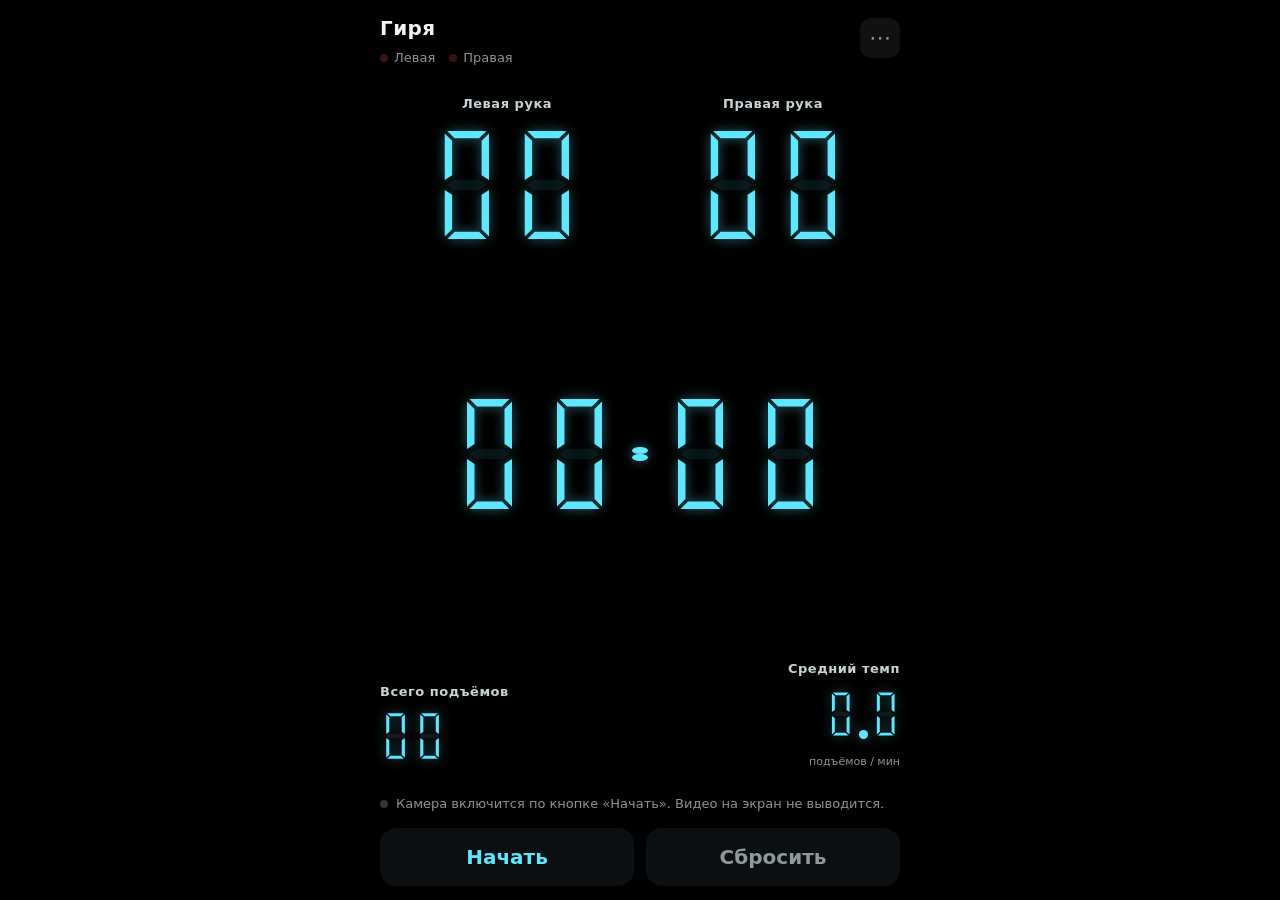
<file: index.html>
<!doctype html>
<html lang="ru">
<head>
  <meta charset="utf-8" />
  <meta name="viewport" content="width=device-width, initial-scale=1, viewport-fit=cover" />
  <meta name="theme-color" content="#050607" />
  <meta name="description" content="Таймер и дневник тренировок по рывку, толчку и длинному циклу. Камера сама определяет упражнение и считает подъёмы. Работает без интернета." />
  <meta name="application-name" content="Гиря" />
  <meta name="apple-mobile-web-app-capable" content="yes" />
  <meta name="mobile-web-app-capable" content="yes" />
  <meta name="apple-mobile-web-app-status-bar-style" content="black-translucent" />
  <meta name="apple-mobile-web-app-title" content="Гиря" />
  <link rel="manifest" href="./manifest.webmanifest" />
  <link rel="icon" href="./favicon.svg" type="image/svg+xml" />
  <link rel="icon" href="./icons/icon-192.png" sizes="192x192" type="image/png" />
  <link rel="apple-touch-icon" href="./icons/icon-192.png" />
  <title>Гиря — трекер гиревого спорта</title>
  <script type="module" crossorigin src="./assets/index-ChROVmdm.js"></script>
  <link rel="stylesheet" crossorigin href="./assets/index-DUkDDdz0.css">
</head>
<body>
  <div id="root"></div>
</body>
</html>
</file>
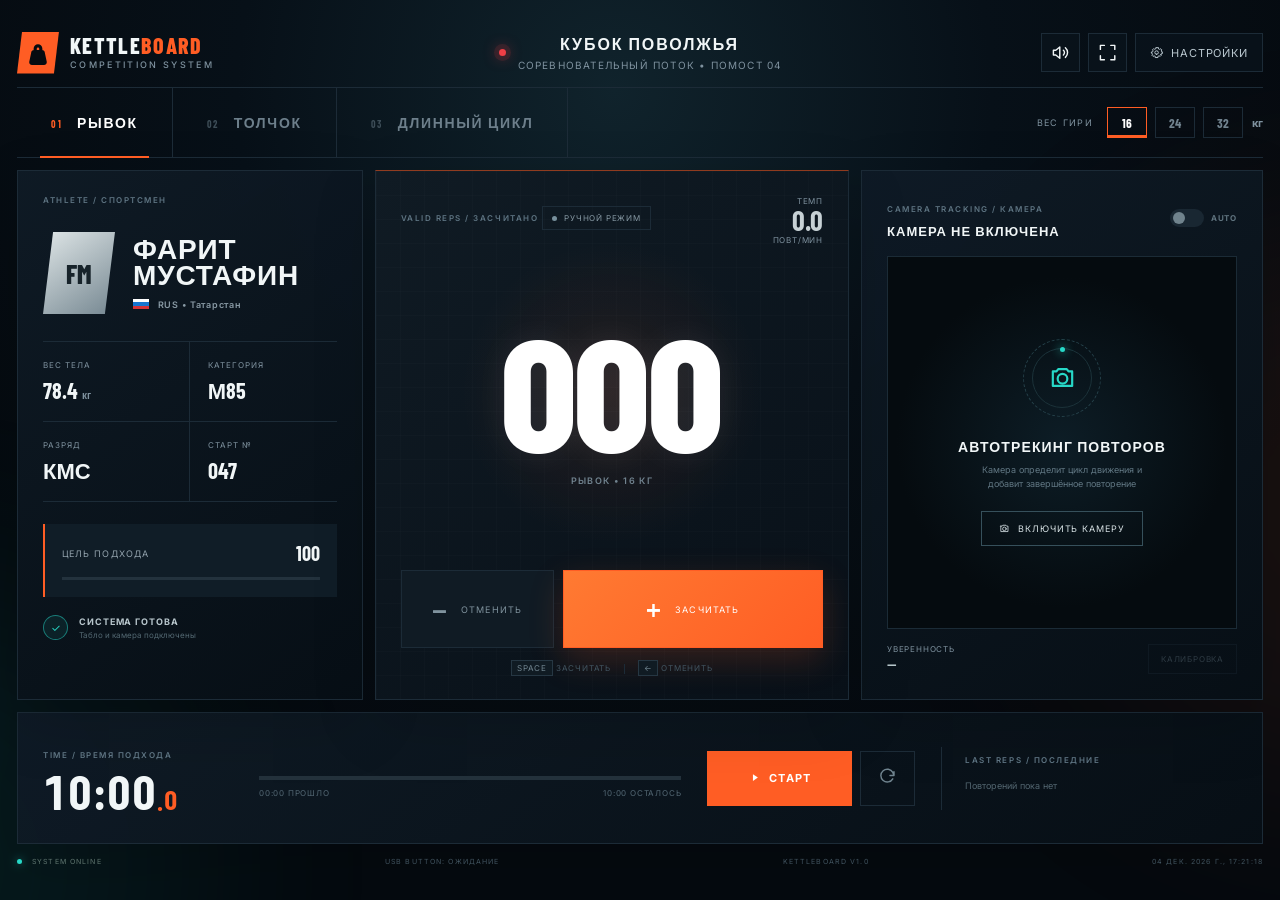
<file: scoreboard/index.html>
<!doctype html>
<html lang="ru">
  <head>
    <meta charset="UTF-8" />
    <meta name="viewport" content="width=device-width, initial-scale=1.0" />
    <meta name="theme-color" content="#071019" />
    <title>KETTLEBOARD — табло гиревого спорта</title>
    <link rel="stylesheet" href="styles.css" />
  </head>
  <body>
    <div class="ambient ambient-one"></div>
    <div class="ambient ambient-two"></div>

    <main class="app-shell">
      <header class="topbar">
        <div class="brand" aria-label="KETTLEBOARD">
          <div class="brand-mark" aria-hidden="true">
            <svg viewBox="0 0 48 48"><path d="M17 17a7 7 0 0 1 14 0v3h-5v-3a2 2 0 1 0-4 0v3h-5v-3Z"/><path d="M13 24c0-3 2-5 5-5h12c3 0 5 2 5 5l3 14c.5 3-1.5 5-4.5 5h-19C11.5 43 9.5 41 10 38l3-14Z"/></svg>
          </div>
          <div>
            <div class="brand-name">KETTLE<span>BOARD</span></div>
            <div class="brand-sub">Competition system</div>
          </div>
        </div>

        <div class="meet-title">
          <span class="live-dot"></span>
          <div>
            <strong id="meetName">Кубок Поволжья</strong>
            <span>Соревновательный поток • Помост 04</span>
          </div>
        </div>

        <div class="header-actions">
          <button class="icon-button" id="soundButton" title="Звук" aria-label="Включить или выключить звук">
            <svg viewBox="0 0 24 24"><path d="M11 5 6 9H3v6h3l5 4V5Zm4.5 4a4 4 0 0 1 0 6M18 6a8 8 0 0 1 0 12"/></svg>
          </button>
          <button class="icon-button" id="fullscreenButton" title="На весь экран" aria-label="Полноэкранный режим">
            <svg viewBox="0 0 24 24"><path d="M8 3H3v5M16 3h5v5M8 21H3v-5M16 21h5v-5"/></svg>
          </button>
          <button class="outline-button" id="settingsButton">
            <svg viewBox="0 0 24 24"><path d="M12 15.2a3.2 3.2 0 1 0 0-6.4 3.2 3.2 0 0 0 0 6.4Z"/><path d="m19.4 15 .1.1 1 1.8-2 2-1.8-1-.1-.1a8 8 0 0 1-2.1.9V21h-5v-2.3a8 8 0 0 1-2.1-.9l-.1.1-1.8 1-2-2 1-1.8.1-.1a8 8 0 0 1-.9-2.1H2.5v-2h2.2a8 8 0 0 1 .9-2.1l-.1-.1-1-1.8 2-2 1.8 1 .1.1a8 8 0 0 1 2.1-.9V3h5v2.3a8 8 0 0 1 2.1.9l.1-.1 1.8-1 2 2-1 1.8-.1.1a8 8 0 0 1 .9 2.1h2.2v2h-2.2a8 8 0 0 1-.9 2.1Z"/></svg>
            Настройки
          </button>
        </div>
      </header>

      <section class="discipline-bar" aria-label="Выбор упражнения">
        <button class="discipline active" data-discipline="Рывок"><span>01</span> Рывок</button>
        <button class="discipline" data-discipline="Толчок"><span>02</span> Толчок</button>
        <button class="discipline" data-discipline="Длинный цикл"><span>03</span> Длинный цикл</button>
        <div class="weight-selector">
          <span>Вес гири</span>
          <button class="weight active" data-weight="16">16</button>
          <button class="weight" data-weight="24">24</button>
          <button class="weight" data-weight="32">32</button>
          <strong>кг</strong>
        </div>
      </section>

      <section class="dashboard">
        <article class="athlete-card panel">
          <div class="section-label">ATHLETE / СПОРТСМЕН</div>
          <div class="athlete-head">
            <div class="avatar">FM</div>
            <div>
              <h1 id="athleteName">Фарит<br />Мустафин</h1>
              <div class="country"><span class="flag"></span> RUS • Татарстан</div>
            </div>
          </div>

          <div class="athlete-stats">
            <div><span>Вес тела</span><strong>78.4 <small>кг</small></strong></div>
            <div><span>Категория</span><strong>М85</strong></div>
            <div><span>Разряд</span><strong>КМС</strong></div>
            <div><span>Старт №</span><strong>047</strong></div>
          </div>

          <div class="target-box">
            <div class="target-copy"><span>Цель подхода</span><strong id="targetValue">100</strong></div>
            <div class="target-progress"><i id="targetProgress"></i></div>
          </div>

          <div class="judge-status">
            <span class="status-icon">✓</span>
            <div><strong>Система готова</strong><small>Табло и камера подключены</small></div>
          </div>
        </article>

        <article class="score-card panel">
          <div class="score-topline">
            <div>
              <span class="section-label">VALID REPS / ЗАСЧИТАНО</span>
              <div class="mode-badge" id="modeBadge"><span></span> Ручной режим</div>
            </div>
            <div class="pace"><span>Темп</span><strong id="paceValue">0.0</strong><small>повт/мин</small></div>
          </div>

          <div class="score-wrap">
            <div class="score-number" id="scoreNumber" aria-live="polite">000</div>
            <div class="score-caption"><span id="disciplineLabel">Рывок</span> • <span id="weightLabel">16 кг</span></div>
          </div>

          <div class="manual-controls">
            <button class="count-button minus" id="minusButton" aria-label="Убавить повторение"><span>−</span><small>Отменить</small></button>
            <button class="count-button plus" id="plusButton" aria-label="Добавить повторение"><span>+</span><small>Засчитать</small></button>
          </div>
          <div class="key-hint"><kbd>Space</kbd> засчитать <span></span> <kbd>←</kbd> отменить</div>
        </article>

        <article class="camera-card panel">
          <div class="camera-header">
            <div>
              <span class="section-label">CAMERA TRACKING / КАМЕРА</span>
              <strong id="cameraTitle">Камера не включена</strong>
            </div>
            <label class="switch">
              <input type="checkbox" id="autoToggle" />
              <span></span>
              AUTO
            </label>
          </div>

          <div class="camera-viewport" id="cameraViewport">
            <video id="cameraVideo" muted playsinline></video>
            <canvas id="trackingCanvas"></canvas>
            <div class="camera-placeholder" id="cameraPlaceholder">
              <div class="camera-orbit"><span></span><svg viewBox="0 0 24 24"><path d="M4 7h3l1.5-2h7L17 7h3v12H4V7Z"/><circle cx="12" cy="13" r="4"/></svg></div>
              <strong>Автотрекинг повторов</strong>
              <span>Камера определит цикл движения и<br />добавит завершённое повторение</span>
              <button id="enableCameraButton"><svg viewBox="0 0 24 24"><path d="M4 7h3l1.5-2h7L17 7h3v12H4V7Z"/><circle cx="12" cy="13" r="4"/></svg> Включить камеру</button>
            </div>
            <div class="tracking-overlay" id="trackingOverlay">
              <div class="corner tl"></div><div class="corner tr"></div><div class="corner bl"></div><div class="corner br"></div>
              <div class="tracking-pill"><span></span> TRACKING</div>
              <div class="motion-meter"><i id="motionBar"></i></div>
            </div>
          </div>

          <div class="camera-footer">
            <div class="confidence"><span>Уверенность</span><strong id="confidenceValue">—</strong></div>
            <button class="calibrate-button" id="calibrateButton" disabled>Калибровка</button>
          </div>
        </article>
      </section>

      <section class="bottom-strip panel">
        <div class="timer-block">
          <span class="section-label">TIME / ВРЕМЯ ПОДХОДА</span>
          <div class="timer" id="timerDisplay">10:00<span>.0</span></div>
        </div>
        <div class="timer-progress"><i id="timerProgress"></i><span id="elapsedLabel">00:00 прошло</span><span id="remainingLabel">10:00 осталось</span></div>
        <div class="timer-actions">
          <button class="start-button" id="startButton"><svg viewBox="0 0 24 24"><path d="m9 6 9 6-9 6V6Z"/></svg><span>Старт</span></button>
          <button class="reset-button" id="resetButton" title="Сбросить"><svg viewBox="0 0 24 24"><path d="M20 7v5h-5M18.5 16a8 8 0 1 1 0-8l1.5 4"/></svg></button>
        </div>
        <div class="rep-log">
          <span class="section-label">LAST REPS / ПОСЛЕДНИЕ</span>
          <div id="repLog"><em>Повторений пока нет</em></div>
        </div>
      </section>

      <footer class="footer">
        <span><i></i> SYSTEM ONLINE</span>
        <span id="controllerStatus">USB BUTTON: ОЖИДАНИЕ</span>
        <span>KETTLEBOARD v1.0</span>
        <span id="clock">—</span>
      </footer>
    </main>

    <dialog id="settingsDialog">
      <form method="dialog">
        <div class="dialog-head"><div><span class="section-label">SESSION SETUP</span><h2>Настройки подхода</h2></div><button value="cancel" aria-label="Закрыть">×</button></div>
        <label>Спортсмен <input id="athleteInput" value="Фарит Мустафин" /></label>
        <div class="field-row">
          <label>Время, мин <input id="durationInput" type="number" min="1" max="60" value="10" /></label>
          <label>Цель, повт. <input id="targetInput" type="number" min="1" max="999" value="100" /></label>
        </div>
        <label>Порог движения <input id="thresholdInput" type="range" min="4" max="35" value="14" /><output id="thresholdOutput">14%</output></label>
        <div class="dialog-note">Автотрекер оценивает изменение кадра. Для лучшего результата установите камеру сбоку и пройдите калибровку.
        </div>
        <button class="save-button" id="saveSettingsButton" value="default">Сохранить настройки</button>
      </form>
    </dialog>

    <div class="toast" id="toast" role="status"></div>
    <script src="app.js"></script>
  </body>
</html>
</file>
<file: scoreboard/styles.css>
@import url('https://fonts.googleapis.com/css2?family=Barlow+Condensed:wght@500;600;700;800&family=Inter:wght@400;500;600;700&display=swap');

:root {
  --bg: #050b10;
  --panel: #0b141d;
  --panel-2: #0e1924;
  --line: #1c2b37;
  --line-bright: #314553;
  --text: #f1f6f7;
  --muted: #7f929f;
  --orange: #ff5d24;
  --orange-2: #ff7a32;
  --cyan: #27d8c7;
  --red: #ef3f46;
  --display: 'Barlow Condensed', 'Arial Narrow', sans-serif;
  --body: Inter, system-ui, sans-serif;
}

* { box-sizing: border-box; }
html { background: var(--bg); }
body { margin: 0; min-width: 320px; min-height: 100vh; color: var(--text); font-family: var(--body); background: radial-gradient(circle at 48% 10%, #10232c 0, #071018 36%, #050a0f 72%); overflow-x: hidden; }
button, input { font: inherit; }
button { color: inherit; }
svg { width: 1.2em; fill: none; stroke: currentColor; stroke-width: 1.8; stroke-linecap: round; stroke-linejoin: round; }

.ambient { position: fixed; width: 36rem; height: 36rem; border-radius: 50%; filter: blur(120px); opacity: .08; pointer-events: none; }
.ambient-one { background: var(--orange); right: -22rem; top: 24%; }
.ambient-two { background: var(--cyan); left: -24rem; bottom: -16rem; }

.app-shell { width: min(1860px, calc(100% - 34px)); margin: 0 auto; padding: 18px 0 12px; position: relative; }
.topbar { height: 70px; display: grid; grid-template-columns: 1fr auto 1fr; align-items: center; border-bottom: 1px solid var(--line); }
.brand { display: flex; align-items: center; gap: 11px; }
.brand-mark { display: grid; place-items: center; width: 42px; height: 42px; color: #050b10; background: var(--orange); clip-path: polygon(12% 0, 100% 0, 88% 100%, 0 100%); }
.brand-mark svg { width: 30px; fill: currentColor; stroke: none; }
.brand-name { font: 800 22px/1 var(--display); letter-spacing: .06em; }
.brand-name span { color: var(--orange); }
.brand-sub { color: var(--muted); font: 500 9px/1.4 var(--body); text-transform: uppercase; letter-spacing: .26em; margin-top: 3px; }
.meet-title { justify-self: center; display: flex; align-items: center; gap: 12px; text-align: center; }
.meet-title strong { display: block; font: 700 16px/1.2 var(--display); text-transform: uppercase; letter-spacing: .12em; }
.meet-title span:not(.live-dot) { display: block; color: var(--muted); font-size: 10px; margin-top: 5px; text-transform: uppercase; letter-spacing: .12em; }
.live-dot { width: 7px; height: 7px; background: var(--red); border-radius: 50%; box-shadow: 0 0 0 5px rgba(239,63,70,.12), 0 0 15px var(--red); animation: pulse 1.6s infinite; }
.header-actions { justify-self: end; display: flex; gap: 8px; }
.icon-button, .outline-button { height: 39px; border: 1px solid var(--line); background: rgba(11,20,29,.7); cursor: pointer; transition: .2s ease; }
.icon-button { width: 39px; display: grid; place-items: center; }
.outline-button { display: flex; align-items: center; gap: 8px; padding: 0 14px; color: #bac8d0; font-size: 11px; text-transform: uppercase; letter-spacing: .08em; }
.icon-button:hover, .outline-button:hover { border-color: var(--line-bright); background: var(--panel-2); color: white; }

.discipline-bar { min-height: 70px; display: flex; align-items: stretch; border-bottom: 1px solid var(--line); }
.discipline { position: relative; padding: 0 34px; border: 0; border-right: 1px solid var(--line); background: transparent; color: #6d7f8b; cursor: pointer; font: 700 14px var(--display); text-transform: uppercase; letter-spacing: .12em; }
.discipline span { color: #3d4d57; font-size: 10px; margin-right: 10px; }
.discipline::after { content: ''; position: absolute; left: 23px; right: 23px; bottom: -1px; height: 2px; background: var(--orange); transform: scaleX(0); transition: .2s; }
.discipline.active { color: white; }
.discipline.active span { color: var(--orange); }
.discipline.active::after { transform: scaleX(1); }
.weight-selector { margin-left: auto; display: flex; align-items: center; gap: 8px; }
.weight-selector > span { color: var(--muted); font-size: 9px; text-transform: uppercase; letter-spacing: .14em; margin-right: 6px; }
.weight-selector strong { color: var(--muted); font-size: 11px; margin-left: 1px; }
.weight { border: 1px solid var(--line); background: transparent; color: #71838f; width: 40px; height: 31px; font: 700 13px var(--display); cursor: pointer; }
.weight.active { color: white; border-color: var(--orange); box-shadow: inset 0 -2px var(--orange); }

.panel { background: linear-gradient(145deg, rgba(15,27,38,.96), rgba(7,15,22,.97)); border: 1px solid var(--line); box-shadow: 0 22px 60px rgba(0,0,0,.15); }
.dashboard { display: grid; grid-template-columns: minmax(265px, .86fr) minmax(360px, 1.18fr) minmax(330px, 1fr); gap: 12px; padding: 12px 0; min-height: 554px; }
.athlete-card, .score-card, .camera-card { padding: 25px; min-width: 0; }
.section-label { color: #5e7482; font: 600 8px/1 var(--body); letter-spacing: .19em; text-transform: uppercase; }

.athlete-head { display: flex; gap: 18px; align-items: center; padding: 28px 0 27px; border-bottom: 1px solid var(--line); }
.avatar { flex: 0 0 72px; height: 82px; display: grid; place-items: center; background: linear-gradient(145deg, #dfe6e7, #758791); color: #17232a; font: 800 26px var(--display); clip-path: polygon(14% 0, 100% 0, 86% 100%, 0 100%); }
.athlete-head h1 { margin: 0 0 11px; font: 700 28px/.92 var(--display); text-transform: uppercase; letter-spacing: .03em; }
.country { color: #899aa5; font: 600 9px var(--body); letter-spacing: .08em; }
.flag { display: inline-block; width: 16px; height: 10px; background: linear-gradient(#fff 0 33.3%, #1675cf 33.3% 66.6%, #d43338 66.6%); margin-right: 6px; vertical-align: -1px; }
.athlete-stats { display: grid; grid-template-columns: 1fr 1fr; }
.athlete-stats div { padding: 18px 12px 16px 0; border-bottom: 1px solid var(--line); }
.athlete-stats div:nth-child(odd) { border-right: 1px solid var(--line); }
.athlete-stats div:nth-child(even) { padding-left: 18px; }
.athlete-stats span { display: block; color: var(--muted); font-size: 8px; text-transform: uppercase; letter-spacing: .12em; margin-bottom: 7px; }
.athlete-stats strong { font: 700 22px var(--display); }
.athlete-stats small { color: var(--muted); font-size: 10px; }
.target-box { margin-top: 22px; padding: 17px; background: #101d27; border-left: 2px solid var(--orange); }
.target-copy { display: flex; justify-content: space-between; align-items: center; }
.target-copy span { color: #94a4ae; font-size: 9px; text-transform: uppercase; letter-spacing: .12em; }
.target-copy strong { font: 700 20px var(--display); }
.target-progress { height: 3px; background: #23323d; margin-top: 12px; overflow: hidden; }
.target-progress i { display: block; width: 0%; height: 100%; background: var(--orange); transition: width .25s; }
.judge-status { display: flex; gap: 11px; align-items: center; margin-top: 18px; }
.status-icon { display: grid; place-items: center; width: 25px; height: 25px; border-radius: 50%; border: 1px solid rgba(39,216,199,.5); color: var(--cyan); font-size: 11px; background: rgba(39,216,199,.08); }
.judge-status strong, .judge-status small { display: block; }
.judge-status strong { color: #b7c5cb; font-size: 9px; text-transform: uppercase; letter-spacing: .1em; }
.judge-status small { color: #536872; font-size: 8px; margin-top: 3px; }

.score-card { display: flex; flex-direction: column; position: relative; overflow: hidden; border-top-color: rgba(255,93,36,.55); background: radial-gradient(circle at 50% 42%, rgba(255,93,36,.1), transparent 39%), linear-gradient(145deg, #101b24, #081018); }
.score-card::before { content: ''; position: absolute; inset: 0; background-image: linear-gradient(rgba(255,255,255,.012) 1px, transparent 1px), linear-gradient(90deg, rgba(255,255,255,.012) 1px, transparent 1px); background-size: 24px 24px; pointer-events: none; }
.score-topline { display: flex; justify-content: space-between; position: relative; z-index: 1; }
.mode-badge { display: inline-flex; align-items: center; gap: 7px; margin-top: 10px; padding: 6px 9px; border: 1px solid var(--line); color: #8799a4; font-size: 8px; text-transform: uppercase; letter-spacing: .1em; }
.mode-badge span { width: 5px; height: 5px; border-radius: 50%; background: #78909c; }
.mode-badge.auto { color: var(--cyan); border-color: rgba(39,216,199,.3); }
.mode-badge.auto span { background: var(--cyan); box-shadow: 0 0 8px var(--cyan); }
.pace { text-align: right; }
.pace span, .pace small { display: block; color: var(--muted); font-size: 8px; text-transform: uppercase; letter-spacing: .1em; }
.pace strong { font: 700 28px/1 var(--display); color: #c7d1d5; }
.score-wrap { flex: 1; display: flex; flex-direction: column; align-items: center; justify-content: center; position: relative; z-index: 1; min-height: 270px; }
.score-number { font: 800 clamp(120px, 12.5vw, 228px)/.76 var(--display); letter-spacing: -.06em; color: white; text-shadow: 0 0 35px rgba(255,255,255,.08); font-variant-numeric: tabular-nums; transform: translateX(-.03em); }
.score-number.bump { animation: bump .22s ease; color: var(--orange); }
.score-caption { margin-top: 25px; color: #71838f; font: 600 9px var(--body); letter-spacing: .15em; text-transform: uppercase; }
.manual-controls { display: grid; grid-template-columns: .74fr 1.26fr; gap: 9px; position: relative; z-index: 1; }
.count-button { border: 1px solid var(--line); height: 78px; cursor: pointer; display: flex; justify-content: center; align-items: center; gap: 14px; transition: transform .12s, filter .2s, border-color .2s; }
.count-button:active { transform: translateY(2px) scale(.99); }
.count-button span { font: 500 34px/1 var(--display); }
.count-button small { font-size: 9px; text-transform: uppercase; letter-spacing: .13em; }
.count-button.minus { background: #101b24; color: #80939e; }
.count-button.minus:hover { border-color: #546872; color: white; }
.count-button.plus { background: linear-gradient(135deg, var(--orange-2), var(--orange)); border-color: var(--orange); color: white; box-shadow: 0 12px 35px rgba(255,93,36,.19); }
.count-button.plus:hover { filter: brightness(1.1); }
.key-hint { position: relative; z-index: 1; color: #425561; text-align: center; margin-top: 15px; font-size: 8px; text-transform: uppercase; letter-spacing: .1em; }
.key-hint span { display: inline-block; width: 1px; height: 10px; background: var(--line); margin: 0 10px; vertical-align: middle; }
kbd { border: 1px solid #263743; background: #101b23; padding: 2px 5px; color: #738792; font: inherit; }

.camera-card { display: flex; flex-direction: column; }
.camera-header { display: flex; justify-content: space-between; align-items: center; margin-bottom: 17px; }
.camera-header strong { display: block; margin-top: 7px; font: 600 13px var(--display); text-transform: uppercase; letter-spacing: .08em; }
.switch { display: flex; align-items: center; gap: 7px; color: #60747f; font: 700 8px var(--body); letter-spacing: .1em; cursor: pointer; }
.switch input { position: absolute; opacity: 0; }
.switch span { width: 34px; height: 18px; background: #192732; border-radius: 10px; position: relative; transition: .2s; }
.switch span::after { content: ''; position: absolute; width: 12px; height: 12px; left: 3px; top: 3px; border-radius: 50%; background: #70838d; transition: .2s; }
.switch input:checked + span { background: rgba(39,216,199,.2); }
.switch input:checked + span::after { transform: translateX(16px); background: var(--cyan); }
.camera-viewport { flex: 1; min-height: 350px; background: #050b0f; border: 1px solid #1b2b36; position: relative; overflow: hidden; }
.camera-viewport video, .camera-viewport canvas { position: absolute; inset: 0; width: 100%; height: 100%; object-fit: cover; transform: scaleX(-1); }
.camera-viewport canvas { opacity: 0; pointer-events: none; }
.camera-placeholder { position: absolute; inset: 0; display: flex; flex-direction: column; align-items: center; justify-content: center; text-align: center; background: radial-gradient(circle, #0d1d26, #050b0f 65%); z-index: 2; }
.camera-placeholder.hidden { display: none; }
.camera-orbit { position: relative; display: grid; place-items: center; width: 78px; height: 78px; margin-bottom: 21px; border: 1px dashed #25414a; border-radius: 50%; color: var(--cyan); }
.camera-orbit::before { content: ''; position: absolute; inset: 8px; border: 1px solid #1b3239; border-radius: 50%; }
.camera-orbit span { position: absolute; width: 5px; height: 5px; background: var(--cyan); box-shadow: 0 0 10px var(--cyan); border-radius: 50%; top: 7px; animation: orbit 3s linear infinite; transform-origin: 2px 32px; }
.camera-orbit svg { width: 29px; position: relative; z-index: 1; }
.camera-placeholder strong { font: 600 14px var(--display); text-transform: uppercase; letter-spacing: .08em; }
.camera-placeholder > span { color: #617783; font-size: 9px; line-height: 1.6; margin: 8px 0 20px; }
.camera-placeholder button { display: flex; align-items: center; gap: 8px; background: transparent; color: #d8e2e5; border: 1px solid #36505b; padding: 11px 17px; cursor: pointer; font-size: 9px; text-transform: uppercase; letter-spacing: .1em; }
.camera-placeholder button:hover { color: var(--cyan); border-color: var(--cyan); }
.tracking-overlay { position: absolute; inset: 0; display: none; z-index: 3; pointer-events: none; }
.tracking-overlay.visible { display: block; }
.corner { position: absolute; width: 24px; height: 24px; border-color: var(--cyan); border-style: solid; }
.corner.tl { top: 16px; left: 16px; border-width: 1px 0 0 1px; }.corner.tr { top: 16px; right: 16px; border-width: 1px 1px 0 0; }.corner.bl { bottom: 16px; left: 16px; border-width: 0 0 1px 1px; }.corner.br { bottom: 16px; right: 16px; border-width: 0 1px 1px 0; }
.tracking-pill { position: absolute; top: 17px; left: 50%; transform: translateX(-50%); padding: 6px 9px; background: rgba(4,10,14,.68); color: white; font-size: 7px; letter-spacing: .14em; }
.tracking-pill span { display: inline-block; width: 5px; height: 5px; margin-right: 5px; border-radius: 50%; background: var(--cyan); box-shadow: 0 0 8px var(--cyan); }
.motion-meter { position: absolute; left: 25%; right: 25%; bottom: 18px; height: 3px; background: rgba(255,255,255,.15); }
.motion-meter i { display: block; width: 0%; height: 100%; background: var(--cyan); transition: width .1s linear; }
.camera-footer { display: flex; align-items: center; justify-content: space-between; padding-top: 15px; }
.confidence span { display: block; color: var(--muted); font-size: 8px; text-transform: uppercase; letter-spacing: .1em; }
.confidence strong { font: 600 16px var(--display); color: #b9c8cd; }
.calibrate-button { border: 1px solid var(--line); background: transparent; color: #758995; padding: 9px 12px; text-transform: uppercase; letter-spacing: .1em; font-size: 8px; cursor: pointer; }
.calibrate-button:disabled { opacity: .35; cursor: default; }

.bottom-strip { min-height: 132px; display: grid; grid-template-columns: 190px minmax(250px, 1fr) auto minmax(240px, .7fr); align-items: center; gap: 26px; padding: 20px 25px; }
.timer { font: 700 48px/.95 var(--display); margin-top: 7px; font-variant-numeric: tabular-nums; letter-spacing: .02em; }
.timer span { color: var(--orange); font-size: 27px; }
.timer-progress { height: 4px; background: #23313b; position: relative; }
.timer-progress i { display: block; height: 100%; width: 0%; background: linear-gradient(90deg, var(--orange), var(--orange-2)); transition: width .1s linear; }
.timer-progress span { position: absolute; top: 12px; color: #536773; font-size: 8px; text-transform: uppercase; letter-spacing: .1em; }
.timer-progress span:last-child { right: 0; }
.timer-actions { display: flex; gap: 8px; }
.start-button, .reset-button { height: 55px; border: 0; cursor: pointer; }
.start-button { display: flex; align-items: center; justify-content: center; gap: 8px; width: 145px; color: white; background: var(--orange); font: 700 11px var(--body); text-transform: uppercase; letter-spacing: .12em; }
.start-button svg { fill: currentColor; stroke: none; }
.start-button.running { background: #162731; color: var(--cyan); }
.start-button.running svg { fill: none; stroke: currentColor; }
.reset-button { width: 55px; border: 1px solid var(--line); background: transparent; color: #70848f; }
.rep-log { padding-left: 23px; border-left: 1px solid var(--line); min-width: 0; }
.rep-log > div { display: flex; gap: 6px; margin-top: 13px; min-height: 30px; overflow: hidden; }
.rep-log em { color: #536670; font: 400 9px var(--body); }
.rep-chip { display: flex; flex-direction: column; align-items: center; min-width: 44px; padding: 5px 8px; background: #111e27; border-top: 1px solid #263947; }
.rep-chip strong { font: 600 12px var(--display); }
.rep-chip small { color: var(--muted); font-size: 7px; }
.footer { display: flex; justify-content: space-between; align-items: center; height: 35px; color: #40535e; font-size: 7px; letter-spacing: .16em; text-transform: uppercase; }
.footer span:first-child { color: #5f756f; }.footer i { display: inline-block; width: 5px; height: 5px; border-radius: 50%; background: var(--cyan); margin-right: 7px; box-shadow: 0 0 8px rgba(39,216,199,.6); }

dialog { width: min(480px, calc(100% - 30px)); padding: 0; border: 1px solid #2d414e; color: var(--text); background: #0b151d; box-shadow: 0 30px 100px #000; }
dialog::backdrop { background: rgba(0,5,8,.82); backdrop-filter: blur(6px); }
dialog form { padding: 27px; }
.dialog-head { display: flex; justify-content: space-between; align-items: flex-start; padding-bottom: 20px; border-bottom: 1px solid var(--line); }
.dialog-head h2 { margin: 6px 0 0; font: 700 25px var(--display); text-transform: uppercase; }
.dialog-head button { width: 32px; height: 32px; border: 1px solid var(--line); background: transparent; color: var(--muted); font-size: 22px; cursor: pointer; }
dialog label { display: block; margin-top: 20px; color: #81939e; font-size: 9px; text-transform: uppercase; letter-spacing: .12em; }
dialog input[type="text"], dialog input[type="number"], dialog input:not([type]) { width: 100%; height: 43px; margin-top: 8px; padding: 0 12px; border: 1px solid var(--line); outline: 0; color: white; background: #081017; text-transform: none; }
dialog input:focus { border-color: var(--orange); }
.field-row { display: grid; grid-template-columns: 1fr 1fr; gap: 12px; }
dialog input[type="range"] { width: calc(100% - 48px); margin-top: 14px; accent-color: var(--orange); }
dialog output { float: right; margin-top: 10px; color: white; font: 600 15px var(--display); }
.dialog-note { padding: 13px; margin-top: 18px; color: #637985; background: #101e27; border-left: 2px solid var(--cyan); font-size: 9px; line-height: 1.55; }
.save-button { width: 100%; height: 47px; margin-top: 20px; border: 0; background: var(--orange); color: white; font-size: 10px; font-weight: 700; text-transform: uppercase; letter-spacing: .12em; cursor: pointer; }
.toast { position: fixed; left: 50%; bottom: 25px; z-index: 20; transform: translate(-50%, 20px); padding: 12px 18px; background: #14232c; border: 1px solid #314650; color: #d7e2e5; box-shadow: 0 15px 40px rgba(0,0,0,.45); font-size: 10px; text-transform: uppercase; letter-spacing: .1em; opacity: 0; pointer-events: none; transition: .25s; }
.toast.visible { opacity: 1; transform: translate(-50%, 0); }

@keyframes pulse { 50% { opacity: .45; } }
@keyframes bump { 50% { transform: scale(1.05) translateX(-.03em); text-shadow: 0 0 40px rgba(255,93,36,.35); } }
@keyframes orbit { to { transform: rotate(360deg); } }

@media (max-width: 1180px) {
  .app-shell { width: min(100% - 20px, 1100px); }
  .dashboard { grid-template-columns: 1fr 1.35fr; }
  .camera-card { grid-column: 1 / -1; min-height: 500px; }
  .bottom-strip { grid-template-columns: 180px 1fr auto; }
  .rep-log { grid-column: 1 / -1; border-left: 0; border-top: 1px solid var(--line); padding: 14px 0 0; }
}

@media (max-width: 760px) {
  .app-shell { width: calc(100% - 14px); padding-top: 7px; }
  .topbar { grid-template-columns: 1fr auto; height: 62px; }
  .meet-title { display: none; }
  .outline-button { width: 39px; padding: 0; justify-content: center; font-size: 0; }
  .discipline-bar { overflow-x: auto; min-height: 58px; }
  .discipline { white-space: nowrap; padding: 0 20px; }
  .weight-selector { display: none; }
  .dashboard { grid-template-columns: 1fr; }
  .score-card { grid-row: 1; min-height: 540px; }
  .athlete-card, .score-card, .camera-card { padding: 19px; }
  .camera-card { grid-column: auto; min-height: 520px; }
  .score-number { font-size: 160px; }
  .bottom-strip { grid-template-columns: 1fr; gap: 22px; }
  .timer-progress { margin-bottom: 15px; }
  .timer-actions { width: 100%; }.start-button { flex: 1; }
  .rep-log { grid-column: auto; }
}
</file>
<file: assets/index-DUkDDdz0.css>
/*! tailwindcss v4.2.1 | MIT License | https://tailwindcss.com */
@layer properties{@supports (((-webkit-hyphens:none)) and (not (margin-trim:inline))) or ((-moz-orient:inline) and (not (color:rgb(from red r g b)))){*,:before,:after{--tw-rotate-x:initial;--tw-rotate-y:initial;--tw-rotate-z:initial;--tw-skew-x:initial;--tw-skew-y:initial;--tw-shadow:0 0 #0000;--tw-shadow-color:initial;--tw-shadow-alpha:100%;--tw-inset-shadow:0 0 #0000;--tw-inset-shadow-color:initial;--tw-inset-shadow-alpha:100%;--tw-ring-color:initial;--tw-ring-shadow:0 0 #0000;--tw-inset-ring-color:initial;--tw-inset-ring-shadow:0 0 #0000;--tw-ring-inset:initial;--tw-ring-offset-width:0px;--tw-ring-offset-color:#fff;--tw-ring-offset-shadow:0 0 #0000;--tw-blur:initial;--tw-brightness:initial;--tw-contrast:initial;--tw-grayscale:initial;--tw-hue-rotate:initial;--tw-invert:initial;--tw-opacity:initial;--tw-saturate:initial;--tw-sepia:initial;--tw-drop-shadow:initial;--tw-drop-shadow-color:initial;--tw-drop-shadow-alpha:100%;--tw-drop-shadow-size:initial}::backdrop{--tw-rotate-x:initial;--tw-rotate-y:initial;--tw-rotate-z:initial;--tw-skew-x:initial;--tw-skew-y:initial;--tw-shadow:0 0 #0000;--tw-shadow-color:initial;--tw-shadow-alpha:100%;--tw-inset-shadow:0 0 #0000;--tw-inset-shadow-color:initial;--tw-inset-shadow-alpha:100%;--tw-ring-color:initial;--tw-ring-shadow:0 0 #0000;--tw-inset-ring-color:initial;--tw-inset-ring-shadow:0 0 #0000;--tw-ring-inset:initial;--tw-ring-offset-width:0px;--tw-ring-offset-color:#fff;--tw-ring-offset-shadow:0 0 #0000;--tw-blur:initial;--tw-brightness:initial;--tw-contrast:initial;--tw-grayscale:initial;--tw-hue-rotate:initial;--tw-invert:initial;--tw-opacity:initial;--tw-saturate:initial;--tw-sepia:initial;--tw-drop-shadow:initial;--tw-drop-shadow-color:initial;--tw-drop-shadow-alpha:100%;--tw-drop-shadow-size:initial}}}@layer theme{:root,:host{--font-sans:ui-sans-serif, system-ui, sans-serif, "Apple Color Emoji", "Segoe UI Emoji", "Segoe UI Symbol", "Noto Color Emoji";--font-mono:ui-monospace, SFMono-Regular, Menlo, Monaco, Consolas, "Liberation Mono", "Courier New", monospace;--spacing:.25rem;--default-font-family:var(--font-sans);--default-mono-font-family:var(--font-mono)}}@layer base{*,:after,:before{box-sizing:border-box;border:0 solid;margin:0;padding:0}::backdrop{box-sizing:border-box;border:0 solid;margin:0;padding:0}::-webkit-file-upload-button{box-sizing:border-box;border:0 solid;margin:0;padding:0}::file-selector-button{box-sizing:border-box;border:0 solid;margin:0;padding:0}html,:host{-webkit-text-size-adjust:100%;-moz-tab-size:4;tab-size:4;line-height:1.5;font-family:var(--default-font-family,ui-sans-serif, system-ui, sans-serif, "Apple Color Emoji", "Segoe UI Emoji", "Segoe UI Symbol", "Noto Color Emoji");font-feature-settings:var(--default-font-feature-settings,normal);font-variation-settings:var(--default-font-variation-settings,normal);-webkit-tap-highlight-color:transparent}hr{height:0;color:inherit;border-top-width:1px}abbr:where([title]){-webkit-text-decoration:underline dotted;text-decoration:underline dotted}h1,h2,h3,h4,h5,h6{font-size:inherit;font-weight:inherit}a{color:inherit;-webkit-text-decoration:inherit;-webkit-text-decoration:inherit;-webkit-text-decoration:inherit;-webkit-text-decoration:inherit;text-decoration:inherit}b,strong{font-weight:bolder}code,kbd,samp,pre{font-family:var(--default-mono-font-family,ui-monospace, SFMono-Regular, Menlo, Monaco, Consolas, "Liberation Mono", "Courier New", monospace);font-feature-settings:var(--default-mono-font-feature-settings,normal);font-variation-settings:var(--default-mono-font-variation-settings,normal);font-size:1em}small{font-size:80%}sub,sup{vertical-align:baseline;font-size:75%;line-height:0;position:relative}sub{bottom:-.25em}sup{top:-.5em}table{text-indent:0;border-color:inherit;border-collapse:collapse}:-moz-focusring{outline:auto}progress{vertical-align:baseline}summary{display:list-item}ol,ul,menu{list-style:none}img,svg,video,canvas,audio,iframe,embed,object{vertical-align:middle;display:block}img,video{max-width:100%;height:auto}button,input,select,optgroup,textarea{font:inherit;font-feature-settings:inherit;font-variation-settings:inherit;letter-spacing:inherit;color:inherit;opacity:1;background-color:#0000;border-radius:0}::-webkit-file-upload-button{font:inherit;font-feature-settings:inherit;font-variation-settings:inherit;letter-spacing:inherit;color:inherit;opacity:1;background-color:#0000;border-radius:0}::file-selector-button{font:inherit;font-feature-settings:inherit;font-variation-settings:inherit;letter-spacing:inherit;color:inherit;opacity:1;background-color:#0000;border-radius:0}:where(select:-webkit-any([multiple],[size])) optgroup{font-weight:bolder}:where(select:is([multiple],[size])) optgroup{font-weight:bolder}:where(select:-webkit-any([multiple],[size])) optgroup option{padding-inline-start:20px}:where(select:is([multiple],[size])) optgroup option{padding-inline-start:20px}::-webkit-file-upload-button{margin-inline-end:4px}::file-selector-button{margin-inline-end:4px}::placeholder{opacity:1}@supports (not ((-webkit-appearance:-apple-pay-button))) or (contain-intrinsic-size:1px){::placeholder{color:currentColor}@supports (color:color-mix(in lab, red, red)){::placeholder{color:color-mix(in oklab, currentcolor 50%, transparent)}}}textarea{resize:vertical}::-webkit-search-decoration{-webkit-appearance:none}::-webkit-date-and-time-value{min-height:1lh;text-align:inherit}::-webkit-datetime-edit{display:inline-flex}::-webkit-datetime-edit-fields-wrapper{padding:0}::-webkit-datetime-edit{padding-block-start:0;padding-block-end:0}::-webkit-datetime-edit-year-field{padding-block-start:0;padding-block-end:0}::-webkit-datetime-edit-month-field{padding-block-start:0;padding-block-end:0}::-webkit-datetime-edit-day-field{padding-block-start:0;padding-block-end:0}::-webkit-datetime-edit-hour-field{padding-block-start:0;padding-block-end:0}::-webkit-datetime-edit-minute-field{padding-block-start:0;padding-block-end:0}::-webkit-datetime-edit-second-field{padding-block-start:0;padding-block-end:0}::-webkit-datetime-edit-millisecond-field{padding-block-start:0;padding-block-end:0}::-webkit-datetime-edit-meridiem-field{padding-block-start:0;padding-block-end:0}::-webkit-calendar-picker-indicator{line-height:1}:-moz-ui-invalid{box-shadow:none}button{-webkit-appearance:button;appearance:button}input:where([type=button],[type=reset],[type=submit]){-webkit-appearance:button;appearance:button}::-webkit-file-upload-button{-webkit-appearance:button;appearance:button}::file-selector-button{-webkit-appearance:button;appearance:button}::-webkit-inner-spin-button{height:auto}::-webkit-outer-spin-button{height:auto}[hidden]:where(:not([hidden=until-found])){display:none!important}}@layer components;@layer utilities{.visible{visibility:visible}.absolute{position:absolute}.fixed{position:fixed}.relative{position:relative}.static{position:static}.start:not(:-webkit-any(:lang(ae),:lang(ar),:lang(arc),:lang(bcc),:lang(bqi),:lang(ckb),:lang(dv),:lang(fa),:lang(glk),:lang(he),:lang(ku),:lang(mzn),:lang(nqo),:lang(pnb),:lang(ps),:lang(sd),:lang(ug),:lang(ur),:lang(yi))){left:var(--spacing)}.start:not(:is(:lang(ae),:lang(ar),:lang(arc),:lang(bcc),:lang(bqi),:lang(ckb),:lang(dv),:lang(fa),:lang(glk),:lang(he),:lang(ku),:lang(mzn),:lang(nqo),:lang(pnb),:lang(ps),:lang(sd),:lang(ug),:lang(ur),:lang(yi))){left:var(--spacing)}.start:-webkit-any(:lang(ae),:lang(ar),:lang(arc),:lang(bcc),:lang(bqi),:lang(ckb),:lang(dv),:lang(fa),:lang(glk),:lang(he),:lang(ku),:lang(mzn),:lang(nqo),:lang(pnb),:lang(ps),:lang(sd),:lang(ug),:lang(ur),:lang(yi)){right:var(--spacing)}.start:is(:lang(ae),:lang(ar),:lang(arc),:lang(bcc),:lang(bqi),:lang(ckb),:lang(dv),:lang(fa),:lang(glk),:lang(he),:lang(ku),:lang(mzn),:lang(nqo),:lang(pnb),:lang(ps),:lang(sd),:lang(ug),:lang(ur),:lang(yi)){right:var(--spacing)}.end:not(:-webkit-any(:lang(ae),:lang(ar),:lang(arc),:lang(bcc),:lang(bqi),:lang(ckb),:lang(dv),:lang(fa),:lang(glk),:lang(he),:lang(ku),:lang(mzn),:lang(nqo),:lang(pnb),:lang(ps),:lang(sd),:lang(ug),:lang(ur),:lang(yi))){right:var(--spacing)}.end:not(:is(:lang(ae),:lang(ar),:lang(arc),:lang(bcc),:lang(bqi),:lang(ckb),:lang(dv),:lang(fa),:lang(glk),:lang(he),:lang(ku),:lang(mzn),:lang(nqo),:lang(pnb),:lang(ps),:lang(sd),:lang(ug),:lang(ur),:lang(yi))){right:var(--spacing)}.end:-webkit-any(:lang(ae),:lang(ar),:lang(arc),:lang(bcc),:lang(bqi),:lang(ckb),:lang(dv),:lang(fa),:lang(glk),:lang(he),:lang(ku),:lang(mzn),:lang(nqo),:lang(pnb),:lang(ps),:lang(sd),:lang(ug),:lang(ur),:lang(yi)){left:var(--spacing)}.end:is(:lang(ae),:lang(ar),:lang(arc),:lang(bcc),:lang(bqi),:lang(ckb),:lang(dv),:lang(fa),:lang(glk),:lang(he),:lang(ku),:lang(mzn),:lang(nqo),:lang(pnb),:lang(ps),:lang(sd),:lang(ug),:lang(ur),:lang(yi)){left:var(--spacing)}.block{display:block}.contents{display:contents}.flex{display:flex}.hidden{display:none}.inline{display:inline}.table{display:table}.grow{flex-grow:1}.transform{transform:var(--tw-rotate-x,) var(--tw-rotate-y,) var(--tw-rotate-z,) var(--tw-skew-x,) var(--tw-skew-y,)}.resize{resize:both}.truncate{text-overflow:ellipsis;white-space:nowrap;overflow:hidden}.rounded{border-radius:.25rem}.ring{--tw-ring-shadow:var(--tw-ring-inset,) 0 0 0 calc(1px + var(--tw-ring-offset-width)) var(--tw-ring-color,currentcolor);box-shadow:var(--tw-inset-shadow), var(--tw-inset-ring-shadow), var(--tw-ring-offset-shadow), var(--tw-ring-shadow), var(--tw-shadow)}.invert{--tw-invert:invert(100%);filter:var(--tw-blur,) var(--tw-brightness,) var(--tw-contrast,) var(--tw-grayscale,) var(--tw-hue-rotate,) var(--tw-invert,) var(--tw-saturate,) var(--tw-sepia,) var(--tw-drop-shadow,)}}:root{--bg:#050607;--surface:#0b0d0f;--surface-2:#111417;--surface-3:#171b1f;--line:#ffffff12;--line-2:#ffffff21;--text:#f1f4f5;--muted:#8b949b;--dim:#5a636a;--volt:#d7ff3a;--volt-ink:#0b1000;--volt-soft:#d7ff3a1a;--volt-glow:#d7ff3a59;--cyan:#5ee7ff;--cyan-soft:#5ee7ff1a;--amber:#ffb547;--red:#ff5d5d;--r:18px;--r-sm:12px;--sans:-apple-system, "SF Pro Display", "Inter", ui-sans-serif, system-ui, "Segoe UI", Roboto, sans-serif;--mono:"SF Mono", ui-monospace, "JetBrains Mono", "Roboto Mono", Menlo, monospace;--safe-b:env(safe-area-inset-bottom);--safe-t:env(safe-area-inset-top);--lightningcss-light: ;--lightningcss-dark:initial;color-scheme:dark}*{box-sizing:border-box;-webkit-tap-highlight-color:transparent}html{background:var(--bg)}body{min-height:100dvh;color:var(--text);font-family:var(--sans);-webkit-font-smoothing:antialiased;background:radial-gradient(120% 60% at 50% -10%, #d7ff3a12, transparent 60%), linear-gradient(#ffffff07 1px, transparent 1px) 0 0 / 100% 32px, var(--bg);background-attachment:fixed;margin:0}button,input,select{font:inherit;color:inherit}button{cursor:pointer;background:0 0;border:0;padding:0}button:disabled{opacity:.35;cursor:not-allowed}:focus-visible{outline:2px solid var(--volt);outline-offset:2px}.mono,.count,.stat strong,.chips button,.num-input input{font-family:var(--mono);font-variant-numeric:tabular-nums}.shell{width:min(100%,560px);min-height:100dvh;padding-bottom:calc(96px + var(--safe-b));margin:0 auto}.shell.is-live{padding-bottom:calc(24px + var(--safe-b))}.top{z-index:30;padding:calc(12px + var(--safe-t)) 16px 12px;-webkit-backdrop-filter:blur(18px)saturate(1.4);backdrop-filter:blur(18px)saturate(1.4);border-bottom:1px solid var(--line);background:#050607c7;justify-content:space-between;align-items:center;gap:12px;display:flex;position:sticky;top:0}.brand{letter-spacing:.18em;align-items:center;gap:10px;font-size:15px;font-weight:800;display:flex}.brand em{color:var(--volt);letter-spacing:.05em;margin-left:2px;font-style:normal}.brand-mark{width:34px;height:34px;color:var(--volt-ink);background:var(--volt);box-shadow:0 0 24px var(--volt-glow);border-radius:10px;place-items:center;display:grid}.top-actions{align-items:center;gap:8px;display:flex}.avatar{border:1px solid var(--line-2);background:var(--surface-2);letter-spacing:.04em;border-radius:50%;width:36px;height:36px;font-size:12px;font-weight:800}.avatar.big{border-color:var(--volt);width:64px;height:64px;color:var(--volt);place-items:center;font-size:20px;display:grid}.page{padding:22px 16px 8px}.page-head{margin:4px 0 18px}.page-head.row{justify-content:space-between;align-items:flex-end;display:flex}.kicker{font:600 11px/1 var(--mono);letter-spacing:.14em;color:var(--volt);margin:0 0 6px}h1{letter-spacing:-.035em;margin:0;font-size:clamp(30px,9vw,42px);font-weight:800;line-height:1}h2{letter-spacing:-.01em;margin:0;font-size:16px;font-weight:700}.card{border-radius:var(--r);background:linear-gradient(180deg, var(--surface-2), var(--surface));border:1px solid var(--line);margin-bottom:12px;padding:16px;position:relative}.card-head{align-items:center;gap:10px;margin-bottom:14px;display:flex}.card-head>small{color:var(--muted);font:12px var(--mono);margin-left:auto}.card-head.row{margin-bottom:0}.card-head .grow{flex:1;min-width:0}.card-head .grow small{color:var(--muted);margin-top:3px;font-size:12px;line-height:1.35;display:block}.idx{border:1px solid var(--line-2);width:28px;height:28px;color:var(--volt);font:700 11px var(--mono);border-radius:8px;flex:none;place-items:center;display:grid}.hint{color:var(--muted);margin:10px 2px 0;font-size:12.5px;line-height:1.45}.figure{width:44px;height:52px;color:var(--dim);flex:none;transition:color .2s}.figure .fill{fill:currentColor}.figure .thin{stroke-width:1.6px}.ex-auto{text-align:left;border:1px solid var(--line-2);background:var(--surface);border-radius:14px;align-items:center;gap:14px;width:100%;padding:14px;transition:all .2s;display:flex;position:relative}.ex-auto strong{padding-right:30px;font-size:15px;display:block}.ex-auto small{color:var(--muted);margin-top:4px;font-size:12px;line-height:1.4;display:block}.ex-auto .tag{font:800 10px var(--mono);letter-spacing:.1em;color:var(--volt-ink);background:var(--volt);border-radius:6px;padding:3px 7px;position:absolute;top:10px;right:10px}.ex-auto.on{border-color:var(--volt);box-shadow:0 0 0 1px #d7ff3a40, 0 10px 40px -12px var(--volt-glow);background:linear-gradient(135deg,#d7ff3a24,#d7ff3a05)}.ex-auto.on .figure,.ex-grid .on .figure{color:var(--volt)}.ex-grid{grid-template-columns:repeat(3,1fr);gap:8px;margin-top:8px;display:grid}.ex-grid button{border:1px solid var(--line);background:var(--surface);border-radius:14px;flex-direction:column;align-items:center;gap:4px;padding:12px 6px;transition:all .2s;display:flex}.ex-grid strong{font-size:13px}.ex-grid small{color:var(--dim);text-align:center;font-size:10px;line-height:1.3}.ex-grid .on{border-color:var(--volt);background:var(--volt-soft)}.segment{background:var(--bg);border:1px solid var(--line);border-radius:13px;grid-auto-columns:1fr;grid-auto-flow:column;gap:4px;padding:4px;display:grid}.segment button{min-height:40px;color:var(--muted);border-radius:9px;font-size:13px;font-weight:700;transition:all .15s}.segment button.on{color:var(--volt-ink);background:var(--volt)}.chips{flex-wrap:wrap;gap:6px;margin-top:10px;display:flex}.chips.scroll{scrollbar-width:none;flex-wrap:nowrap;margin:0 -16px 12px;padding:0 16px;overflow-x:auto}.chips.scroll::-webkit-scrollbar{display:none}.chips button{border:1px solid var(--line);background:var(--surface);border-radius:12px;flex:none;min-width:54px;height:50px;padding:0 10px;font-size:18px;font-weight:700}.chips button small{color:var(--dim);font-size:10px;font-family:var(--sans);margin-left:3px}.chips button.on{border-color:var(--volt);color:var(--volt);background:var(--volt-soft)}.num-input{border:1px solid var(--line);background:var(--surface);border-radius:12px;justify-content:space-between;align-items:center;height:58px;margin-top:10px;padding:0 14px;display:flex}.num-input span{color:var(--muted);font-size:13px}.num-input input{text-align:right;width:120px;color:var(--volt);background:0 0;border:0;outline:0;font-size:28px;font-weight:700}.toggle{background:var(--surface-3);border:1px solid var(--line-2);border-radius:99px;flex:none;width:50px;height:30px;transition:all .2s;position:relative}.toggle i{background:var(--muted);border-radius:50%;width:22px;height:22px;transition:all .2s;position:absolute;top:3px;left:3px}.toggle.on{background:var(--volt);border-color:var(--volt)}.toggle.on i{background:var(--volt-ink);left:23px}.cam-row{gap:8px;margin-top:14px;display:flex}.cam-row .btn-ghost:first-child{flex:1}.status-line{color:var(--muted);align-items:center;gap:8px;margin-top:10px;font-size:12.5px;display:flex}.status-line i{background:var(--dim);border-radius:50%;width:8px;height:8px}.status-line.warn i{background:var(--amber);box-shadow:0 0 10px var(--amber)}.status-line.ok{color:var(--volt)}.status-line.ok i{background:var(--volt);box-shadow:0 0 10px var(--volt)}.advanced{border-top:1px solid var(--line);margin-top:12px;padding-top:10px}.advanced summary{cursor:pointer;color:var(--muted);font-size:13px;list-style:none}.advanced summary:after{content:" ▾"}.advanced label{justify-content:space-between;align-items:center;gap:12px;margin-top:12px;font-size:14px;display:flex}.advanced select{border:1px solid var(--line-2);background:var(--surface);border-radius:10px;max-width:60%;padding:9px 10px}.btn-ghost{border:1px solid var(--line-2);background:var(--surface-2);border-radius:12px;justify-content:center;align-items:center;gap:6px;min-height:44px;padding:0 14px;font-size:13.5px;font-weight:700;display:inline-flex}.btn-volt{background:var(--volt);min-height:48px;color:var(--volt-ink);box-shadow:0 8px 30px -8px var(--volt-glow);border-radius:14px;padding:0 22px;font-weight:800}.btn-text{color:var(--muted);text-underline-offset:3px;font-size:13px;text-decoration:underline}.start-btn{text-align:left;background:var(--volt);width:100%;color:var(--volt-ink);box-shadow:0 14px 50px -14px var(--volt-glow), inset 0 1px 0 #ffffff80;border-radius:20px;grid-template-columns:1fr auto;align-items:center;margin-top:6px;padding:16px 18px;display:grid;position:relative;overflow:hidden}.start-btn span{letter-spacing:-.02em;font-size:22px;font-weight:900}.start-btn small{opacity:.7;grid-column:1;margin-top:2px;font-size:12px}.start-btn b{background:var(--volt-ink);width:48px;height:48px;color:var(--volt);border-radius:14px;grid-area:1/2/span 2;place-items:center;font-size:22px;display:grid}.start-btn:after{content:"";background:linear-gradient(100deg,#0000 30%,#ffffff73 50%,#0000 70%);animation:3.5s ease-in-out infinite shine;position:absolute;top:0;bottom:0;left:0;right:0;transform:translate(-100%)}@keyframes shine{60%,to{transform:translate(100%)}}.cam-slot{padding:12px 16px 0}.cam-slot.hidden{clip-path:inset(50%);width:1px;height:1px;padding:0;position:absolute;overflow:hidden}.cam-stage{aspect-ratio:3/4;border-radius:var(--r);border:1px solid var(--line-2);background:#000;width:100%;max-height:62dvh;position:relative;overflow:hidden}.is-live .cam-stage{aspect-ratio:4/5;max-height:46dvh}@media (min-aspect-ratio:1){.cam-stage{aspect-ratio:16/10}}.cam-stage video,.cam-stage canvas{object-fit:cover;width:100%;height:100%;position:absolute;top:0;bottom:0;left:0;right:0}.cam-stage.mirrored video,.cam-stage.mirrored canvas{transform:scaleX(-1)}.cam-stage:after{content:"";pointer-events:none;background:repeating-linear-gradient(0deg,#ffffff06 0 1px,#0000 1px 3px),radial-gradient(120% 90%,#0000 55%,#0000008c);position:absolute;top:0;bottom:0;left:0;right:0}.corner{z-index:2;border:2px solid var(--volt);opacity:.9;pointer-events:none;width:22px;height:22px;position:absolute}.corner.tl{border-bottom:0;border-right:0;border-top-left-radius:6px;top:10px;left:10px}.corner.tr{border-bottom:0;border-left:0;border-top-right-radius:6px;top:10px;right:10px}.corner.bl{border-top:0;border-right:0;border-bottom-left-radius:6px;bottom:10px;left:10px}.corner.br{border-top:0;border-left:0;border-bottom-right-radius:6px;bottom:10px;right:10px}.rep-flash{z-index:3;pointer-events:none;box-shadow:inset 0 0 0 3px var(--volt), inset 0 0 80px var(--volt-glow);animation:.5s ease-out forwards flash;position:absolute;top:0;bottom:0;left:0;right:0}@keyframes flash{0%{opacity:1}to{opacity:0}}.cam-empty{z-index:4;text-align:center;background:radial-gradient(circle at 50% 40%, #d7ff3a14, transparent 60%), var(--surface);flex-direction:column;justify-content:center;align-items:center;gap:10px;padding:24px;display:flex;position:absolute;top:0;bottom:0;left:0;right:0}.cam-empty strong{font-size:18px}.cam-empty p{color:var(--muted);max-width:300px;margin:0 0 8px;font-size:13px;line-height:1.5}.cam-eye{border:2px solid var(--volt);width:64px;height:64px;box-shadow:0 0 40px var(--volt-glow);border-radius:50%;position:relative}.cam-eye:before{content:"";background:var(--volt);border-radius:50%;animation:2s ease-in-out infinite breathe;position:absolute;top:18px;bottom:18px;left:18px;right:18px}@keyframes breathe{50%{opacity:.6;transform:scale(.7)}}.hud-top{z-index:4;pointer-events:none;justify-content:space-between;gap:8px;display:flex;position:absolute;top:14px;left:14px;right:14px}.hud-pill{-webkit-backdrop-filter:blur(8px);backdrop-filter:blur(8px);border:1px solid var(--line-2);font:700 10.5px var(--mono);letter-spacing:.08em;color:var(--muted);background:#0009;border-radius:8px;align-items:center;gap:6px;padding:6px 9px;display:inline-flex}.hud-pill i{background:var(--amber);border-radius:50%;width:6px;height:6px}.hud-pill.ok{color:var(--text)}.hud-pill.ok i{background:var(--volt);box-shadow:0 0 8px var(--volt)}.hud-pill.det b{background:var(--volt);color:var(--volt-ink);border-radius:4px;padding:1px 5px}.hud-pill.det.ok{color:var(--volt);text-transform:uppercase;border-color:#d7ff3a80}.hud-zones{z-index:4;pointer-events:none;flex-direction:column;gap:6px;display:flex;position:absolute;top:50%;right:14px;transform:translateY(-50%)}.hud-zones span{font:700 10px var(--mono);letter-spacing:.1em;color:var(--dim);border:1px solid var(--line);text-align:center;background:#0000008c;border-radius:6px;padding:5px 8px;transition:all .15s}.hud-zones span.on{color:var(--volt-ink);background:var(--volt);border-color:var(--volt);box-shadow:0 0 18px var(--volt-glow)}.hud-checks{z-index:4;flex-direction:column;gap:6px;display:flex;position:absolute;top:50%;left:14px;transform:translateY(-50%)}.hud-checks span{font:600 11px var(--sans);color:var(--muted);background:#0000008c;border-radius:6px;align-items:center;gap:6px;padding:5px 8px;display:flex}.hud-checks i{border:1.5px solid var(--dim);border-radius:4px;width:12px;height:12px}.hud-checks .done{color:var(--text)}.hud-checks .done i{background:var(--volt);border-color:var(--volt)}.hud-norep{z-index:5;white-space:nowrap;background:var(--red);color:#fff;font:800 11px var(--mono);letter-spacing:.06em;border-radius:8px;padding:7px 12px;animation:1.6s ease-in forwards flash;position:absolute;top:52px;left:50%;transform:translate(-50%)}.hud-guide{z-index:4;-webkit-backdrop-filter:blur(10px);backdrop-filter:blur(10px);border:1px solid var(--line);background:#000000a8;border-radius:12px;padding:10px 12px;position:absolute;bottom:12px;left:12px;right:12px}.hud-guide small{color:var(--volt);font:700 10px var(--mono);letter-spacing:.12em;text-transform:uppercase;display:block}.hud-guide strong{margin-top:3px;font-size:14px;line-height:1.3;display:block}.cam-error{color:#ffc2c2;background:#ff5d5d1a;border:1px solid #ff5d5d59;border-radius:12px;margin-top:8px;padding:10px 12px;font-size:13px;line-height:1.4}.cam-tools{gap:8px;margin-top:8px;display:flex}.cam-tools select{border:1px solid var(--line-2);background:var(--surface-2);border-radius:10px;flex:1;min-width:0;height:40px;padding:0 10px;font-size:13px}.cam-tools button{border:1px solid var(--line-2);background:var(--surface-2);border-radius:10px;height:40px;padding:0 12px;font-size:13px}.live-bar{z-index:30;padding:calc(10px + var(--safe-t)) 16px 10px;-webkit-backdrop-filter:blur(18px);backdrop-filter:blur(18px);border-bottom:1px solid var(--line);background:#050607d1;grid-template-columns:auto 1fr auto;align-items:center;gap:10px;display:grid;position:sticky;top:0}.bar-btn{border:1px solid var(--line-2);background:var(--surface-2);border-radius:10px;align-items:center;gap:4px;height:38px;padding:0 12px 0 8px;font-size:13px;font-weight:700;display:inline-flex}.bar-btn.icon{justify-content:center;width:38px;padding:0}.live-title{text-align:center;min-width:0}.live-title b{white-space:nowrap;align-items:center;gap:6px;font-size:15px;display:inline-flex}.live-title small{color:var(--muted);font:11px var(--mono);white-space:nowrap;text-overflow:ellipsis;margin-top:2px;display:block;overflow:hidden}.ai{background:var(--volt);color:var(--volt-ink);font:800 9.5px var(--mono);letter-spacing:.08em;border-radius:5px;padding:2px 5px;font-style:normal}.h-main .ai{vertical-align:2px;margin-left:6px}.live{padding:14px 16px 0}.live-status{font:700 11px var(--mono);letter-spacing:.1em;color:var(--muted);justify-content:space-between;align-items:center;margin-bottom:6px;display:flex}.rec{align-items:center;gap:7px;display:inline-flex}.rec i{background:var(--dim);border-radius:50%;width:8px;height:8px}.rec.on{color:var(--text)}.rec.on i{background:var(--red);box-shadow:0 0 10px var(--red);animation:1.2s steps(2,end) infinite blink}@keyframes blink{50%{opacity:.25}}.is-paused .count{opacity:.45}.ring{aspect-ratio:1;width:min(74vw,300px);margin:4px auto 10px;position:relative}.with-cam .ring{width:min(48vw,210px)}.ring svg{width:100%;height:100%;position:absolute;top:0;bottom:0;left:0;right:0}.ring-track{fill:none;stroke:var(--surface-3);stroke-width:3px}.ring-tick{stroke:var(--line-2);stroke-width:.6px}.ring-value{fill:none;stroke:var(--volt);stroke-width:3px;stroke-linecap:round;filter:drop-shadow(0 0 4px var(--volt-glow));transition:stroke-dashoffset .3s}.ring-body{flex-direction:column;justify-content:center;align-items:center;display:flex;position:absolute;top:0;bottom:0;left:0;right:0}.ring-body .count{animation:.6s ease-out glow}@keyframes glow{0%{color:var(--volt);text-shadow:0 0 50px var(--volt-glow), 0 0 12px var(--volt-glow)}}.count{letter-spacing:-.06em;text-shadow:0 0 40px #d7ff3a40;font-size:clamp(72px,24vw,128px);font-weight:700;line-height:.9}.with-cam .count{font-size:clamp(56px,16vw,88px)}.ring-body small{color:var(--muted);font:700 11px var(--mono);letter-spacing:.14em;margin-top:6px}.stats{grid-template-columns:repeat(auto-fit,minmax(0,1fr));gap:8px;margin-bottom:10px;display:grid}.stat{background:var(--surface-2);border:1px solid var(--line);text-align:left;border-radius:14px;min-width:0;padding:11px 12px}.stat small{color:var(--dim);font:700 10px var(--mono);letter-spacing:.12em;white-space:nowrap;display:block}.stat strong{letter-spacing:-.03em;white-space:nowrap;margin-top:5px;font-size:24px;font-weight:700;display:block}.stat strong em{color:var(--muted);font:600 11px var(--sans);letter-spacing:0;margin-left:3px;font-style:normal}.stat.volt strong{color:var(--volt)}.stat.cyan strong{color:var(--cyan)}.stat.hand.sel{border-color:var(--cyan);background:var(--cyan-soft)}.stat.hand.sel small{color:var(--cyan)}.panel{background:var(--surface);border:1px solid var(--line);border-radius:14px;margin-bottom:12px;padding:12px 12px 10px}.panel-head small{color:var(--dim);font:700 10px var(--mono);letter-spacing:.12em}.pace-bars{align-items:flex-end;gap:3px;height:56px;margin-top:10px;display:flex}.pace-bars span{background:linear-gradient(#d7ff3ab3,#d7ff3a26);border-radius:3px 3px 1px 1px;flex:1;min-width:3px;max-width:22px;transition:height .3s}.pace-bars span.now{background:var(--volt);box-shadow:0 0 12px var(--volt-glow)}.axis{gap:3px;margin-top:4px;display:flex}.axis span{text-align:center;color:var(--dim);font:9px var(--mono);flex:1}.controls{grid-template-columns:72px 1fr 72px;gap:10px;padding-bottom:8px;display:grid}.ctl{border:1px solid var(--line-2);background:var(--surface-2);border-radius:20px;place-items:center;height:76px;display:grid}.ctl:active{transform:scale(.97)}.ctl.add{background:var(--volt);color:var(--volt-ink);box-shadow:0 12px 40px -12px var(--volt-glow);border:0;flex-direction:column;justify-content:center;display:flex}.ctl.add b{font:900 32px/1 var(--mono);letter-spacing:-.04em}.ctl.add small{opacity:.65;margin-top:2px;font-size:11px;font-weight:700}.summary{text-align:center;padding-top:26px}.sum-hero strong{font:700 clamp(96px, 32vw, 150px)/.9 var(--mono);letter-spacing:-.07em;color:var(--volt);text-shadow:0 0 60px var(--volt-glow);display:block}.sum-hero span{color:var(--muted);font:700 13px var(--mono);letter-spacing:.14em;text-transform:uppercase;margin-top:4px;display:block}.sum-ex{margin:14px 0 18px;font-size:15px;font-weight:600}.sum-ex em{color:var(--volt);font-style:normal}.summary .stats{grid-template-columns:1fr 1fr}.sum-actions{gap:10px;display:grid}.empty{text-align:center;border:1px dashed var(--line-2);border-radius:var(--r);flex-direction:column;align-items:center;gap:8px;padding:34px 20px;display:flex}.empty p{color:var(--muted);margin:0 0 8px;font-size:14px}.h-list{gap:8px;margin:0;padding:0;list-style:none;display:grid}.h-list li{background:var(--surface-2);border:1px solid var(--line);border-radius:14px;overflow:hidden}.h-list li.open{border-color:var(--line-2)}.h-list li>button{text-align:left;grid-template-columns:42px 1fr auto;align-items:center;gap:12px;width:100%;padding:12px;display:grid}.h-icon{background:var(--volt-soft);width:42px;height:42px;color:var(--volt);font:800 13px var(--mono);border-radius:12px;place-items:center;display:grid}.h-main b{font-size:15px}.h-main small,.h-num small{color:var(--muted);margin-top:3px;font-size:12px;display:block}.h-num{text-align:right}.h-num strong{font:700 24px var(--mono);letter-spacing:-.04em}.h-detail{padding:0 12px 12px}.h-detail .pace-bars{margin-top:0}.profile-hero{align-items:center;gap:14px;margin-bottom:14px;display:flex}.profile-hero strong{font-size:20px;display:block}.profile-hero small{color:var(--muted);font-size:13px}.records{grid-template-columns:repeat(3,1fr);gap:8px;display:grid}.record{background:var(--surface);border:1px solid var(--line);border-radius:12px;padding:10px}.record small{color:var(--muted);font-size:11px}.record strong{font:700 26px var(--mono);color:var(--volt);margin:4px 0 2px;display:block}.record em{color:var(--dim);font-size:10px;font-style:normal}.card.form{gap:12px;display:grid}.card.form label{color:var(--muted);justify-content:space-between;align-items:center;gap:12px;font-size:14px;display:flex}.card.form input{border:1px solid var(--line-2);background:var(--surface);width:50%;height:42px;color:var(--text);text-align:right;border-radius:10px;outline:0;padding:0 12px}.tabbar{z-index:40;left:50%;bottom:calc(12px + var(--safe-b));-webkit-backdrop-filter:blur(20px)saturate(1.5);backdrop-filter:blur(20px)saturate(1.5);border:1px solid var(--line-2);background:#111417d1;border-radius:22px;grid-template-columns:repeat(3,1fr);width:min(100% - 24px,420px);padding:6px;display:grid;position:fixed;transform:translate(-50%);box-shadow:0 20px 50px #00000080}.tabbar button{color:var(--dim);border-radius:16px;flex-direction:column;align-items:center;gap:3px;padding:8px 0 6px;font-size:11px;font-weight:700;transition:all .15s;display:flex}.tabbar button.on{color:var(--volt);background:var(--volt-soft)}.install-app{border:1px solid var(--line-2);background:var(--surface-2);border-radius:10px;align-items:center;gap:6px;height:36px;padding:0 11px;font-size:12px;font-weight:700}.install-app span{color:var(--volt)}.offline-preparation{border-radius:var(--r);background:var(--surface-2);border:1px solid var(--line);margin:12px 0;padding:16px}.offline-preparation strong{font-size:15px;display:block}.offline-preparation p{color:var(--muted);margin:8px 0 10px;font-size:13px;line-height:1.5}.offline-preparation button{border:1px solid var(--line-2);background:var(--surface-3);border-radius:10px;min-height:40px;margin:4px 8px 0 0;padding:0 12px;font-size:13px;font-weight:700}.install-modal{z-index:100;-webkit-backdrop-filter:blur(6px);backdrop-filter:blur(6px);background:#000000b3;place-items:end center;padding:16px;display:grid;position:fixed;top:0;bottom:0;left:0;right:0}.install-dialog{background:var(--surface-2);border:1px solid var(--line-2);width:min(100%,440px);margin-bottom:var(--safe-b);border-radius:22px;padding:22px;position:relative}.install-dialog h2{margin:4px 0 8px;font-size:22px}.install-close{color:var(--muted);font-size:24px;position:absolute;top:12px;right:14px}.install-icon{background:var(--volt);border-radius:12px;place-items:center;width:44px;height:44px;margin-bottom:12px;display:grid}.install-icon i{background:var(--volt-ink);border-radius:50%;width:14px;height:14px}.card-kicker{color:var(--volt);font:700 11px var(--mono);letter-spacing:.12em;margin:0}.install-lead{color:var(--muted);font-size:14px;line-height:1.5}.install-dialog ol{gap:10px;margin:14px 0;padding:0;list-style:none;display:grid}.install-dialog li{align-items:center;gap:10px;font-size:14px;display:flex}.install-dialog li>span{background:var(--surface-3);width:26px;height:26px;color:var(--volt);font:700 12px var(--mono);border-radius:8px;flex:none;place-items:center;display:grid}.offline-state{background:var(--surface);color:var(--muted);border-radius:12px;align-items:center;gap:8px;padding:10px 12px;font-size:13px;display:flex}.offline-state i{background:var(--amber);border-radius:50%;width:8px;height:8px}.offline-state.ready{color:var(--volt)}.offline-state.ready i{background:var(--volt)}.install-done{background:var(--volt);width:100%;min-height:48px;color:var(--volt-ink);border-radius:14px;margin-top:14px;font-weight:800}@media (prefers-reduced-motion:reduce){*,:before,:after{transition:none!important;animation:none!important}}@media (min-width:700px){.page,.live,.cam-slot{padding-left:0;padding-right:0}}.app-qr{justify-items:center;gap:8px;margin:12px 0 4px;display:grid}.app-qr-code{background:#fff;border-radius:14px;padding:0;overflow:hidden}.app-qr-code svg{width:100%;height:100%;display:block}.app-qr-url{color:var(--muted);font:600 12px var(--mono);word-break:break-all;text-align:center;margin:0}.app-qr-warn{color:#ffb35c;text-align:center;margin:0;font-size:12px;line-height:1.4}.install-qr-link{border:1px solid var(--line-2);background:var(--surface-3);border-radius:14px;width:100%;min-height:44px;margin-top:10px;font-weight:700}.sb{--seg:#5ee7ff;--seg-off:#5ee7ff12;max-width:560px;min-height:100dvh;padding:calc(var(--safe-t) + 18px) 20px calc(var(--safe-b) + 14px);background:#000;flex-direction:column;margin:0 auto;display:flex}body:has(.sb){background:#000}.sb-video{opacity:.01;pointer-events:none;width:2px;height:2px;position:fixed;top:0;left:0}.sb-top{justify-content:space-between;align-items:flex-start;display:flex}.sb-title{letter-spacing:.02em;margin:0;font-size:20px;font-weight:800}.sb-title small{color:var(--muted);font-size:14px;font-weight:600}.sb-hands{color:var(--muted);align-items:center;gap:14px;margin-top:10px;font-size:13px;display:flex}.sb-hands span{align-items:center;gap:6px;display:inline-flex}.sb-hands i{background:#3a1414;border-radius:50%;width:8px;height:8px}.sb-hands .on{color:var(--text)}.sb-hands .on i{background:#ff4b4b;box-shadow:0 0 8px #ff4b4b}.sb-sure{font:600 11px var(--mono);opacity:.8;color:var(--seg)!important}.sb-gear{width:40px;height:40px;color:var(--muted);background:#111;border-radius:12px;font-size:22px;line-height:1}.sb-counters{grid-template-columns:1fr 1fr;gap:12px;margin-top:26px;display:grid}.sb-counter{text-align:center}.sb-counter.wide{grid-column:1/-1}.sb-counter p,.sb-stats p{letter-spacing:.04em;color:#c9d2d6;margin:0 0 8px;font-size:13px;font-weight:700}.sb-counters.pulse .seg{animation:.5s ease-out sb-pulse}@keyframes sb-pulse{0%{filter:drop-shadow(0 0 22px var(--seg)) brightness(1.5)}to{filter:drop-shadow(0 0 6px #5ee7ff73)}}.seg{filter:drop-shadow(0 0 6px #5ee7ff73);align-items:stretch;gap:4%;display:inline-flex}.seg-digit{aspect-ratio:6/10;width:auto;height:100%}.seg-digit .on{fill:var(--seg)}.seg-digit .off{fill:var(--seg-off)}.seg-colon,.seg-dot{flex-direction:column;justify-content:space-around;padding:18% 0;display:flex}.seg-dot{justify-content:flex-end;padding:0 0 2%}.seg-colon i,.seg-dot i{background:var(--seg);border-radius:50%;width:1em;height:1em;display:block}.sb-counter .seg{height:clamp(84px,24vw,128px);font-size:14px}.sb-counter.wide .seg{height:clamp(96px,28vw,150px)}.sb-clock{text-align:center;margin:auto 0;padding:28px 0}.sb-clock .seg{height:clamp(96px,27vw,150px);font-size:16px}.sb-stats{justify-content:space-between;align-items:flex-end;display:flex}.sb-stats .right{text-align:right}.sb-stats .seg{height:54px;font-size:9px}.sb-stats small{color:var(--muted);margin-top:6px;font-size:11px;display:block}.sb-hint{min-height:36px;color:var(--muted);align-items:center;gap:8px;margin:16px 0 6px;font-size:13px;line-height:1.35;display:flex}.sb-hint i{background:#333;border-radius:50%;flex:none;width:8px;height:8px}.sb-hint i.ok{background:#45e07a;box-shadow:0 0 8px #45e07a}.sb-hint i.wait{background:var(--amber)}.sb-hint.err{color:#ff8a8a}.sb-actions{grid-template-columns:1fr 1fr;gap:12px;display:grid}.sb-actions button{background:#0c0f11;border-radius:16px;min-height:58px;font-size:20px;font-weight:800}.sb-start{color:var(--seg)}.sb-reset{color:#8f989d}.sb-settings{max-height:88dvh;overflow:auto}.sb-row{border-bottom:1px solid var(--line);justify-content:space-between;align-items:center;gap:12px;padding:12px 0;font-size:14px;display:flex}.sb-row select{background:var(--surface-3);border:1px solid var(--line-2);border-radius:10px;max-width:60%;padding:8px}.sb-row input{width:22px;height:22px;accent-color:var(--seg,#5ee7ff)}.sb-link{border:1px solid var(--line-2);background:var(--surface-3);border-radius:12px;width:100%;min-height:44px;margin-top:10px;font-size:14px;font-weight:700;display:block}.sb-back{left:12px;bottom:calc(var(--safe-b) + 96px);z-index:60;border:1px solid var(--line-2);color:#5ee7ff;background:#0c0f11;border-radius:12px;padding:10px 14px;font-size:13px;font-weight:800;position:fixed}@property --tw-rotate-x{syntax:"*";inherits:false}@property --tw-rotate-y{syntax:"*";inherits:false}@property --tw-rotate-z{syntax:"*";inherits:false}@property --tw-skew-x{syntax:"*";inherits:false}@property --tw-skew-y{syntax:"*";inherits:false}@property --tw-shadow{syntax:"*";inherits:false;initial-value:0 0 #0000}@property --tw-shadow-color{syntax:"*";inherits:false}@property --tw-shadow-alpha{syntax:"<percentage>";inherits:false;initial-value:100%}@property --tw-inset-shadow{syntax:"*";inherits:false;initial-value:0 0 #0000}@property --tw-inset-shadow-color{syntax:"*";inherits:false}@property --tw-inset-shadow-alpha{syntax:"<percentage>";inherits:false;initial-value:100%}@property --tw-ring-color{syntax:"*";inherits:false}@property --tw-ring-shadow{syntax:"*";inherits:false;initial-value:0 0 #0000}@property --tw-inset-ring-color{syntax:"*";inherits:false}@property --tw-inset-ring-shadow{syntax:"*";inherits:false;initial-value:0 0 #0000}@property --tw-ring-inset{syntax:"*";inherits:false}@property --tw-ring-offset-width{syntax:"<length>";inherits:false;initial-value:0}@property --tw-ring-offset-color{syntax:"*";inherits:false;initial-value:#fff}@property --tw-ring-offset-shadow{syntax:"*";inherits:false;initial-value:0 0 #0000}@property --tw-blur{syntax:"*";inherits:false}@property --tw-brightness{syntax:"*";inherits:false}@property --tw-contrast{syntax:"*";inherits:false}@property --tw-grayscale{syntax:"*";inherits:false}@property --tw-hue-rotate{syntax:"*";inherits:false}@property --tw-invert{syntax:"*";inherits:false}@property --tw-opacity{syntax:"*";inherits:false}@property --tw-saturate{syntax:"*";inherits:false}@property --tw-sepia{syntax:"*";inherits:false}@property --tw-drop-shadow{syntax:"*";inherits:false}@property --tw-drop-shadow-color{syntax:"*";inherits:false}@property --tw-drop-shadow-alpha{syntax:"<percentage>";inherits:false;initial-value:100%}@property --tw-drop-shadow-size{syntax:"*";inherits:false}
</file>
